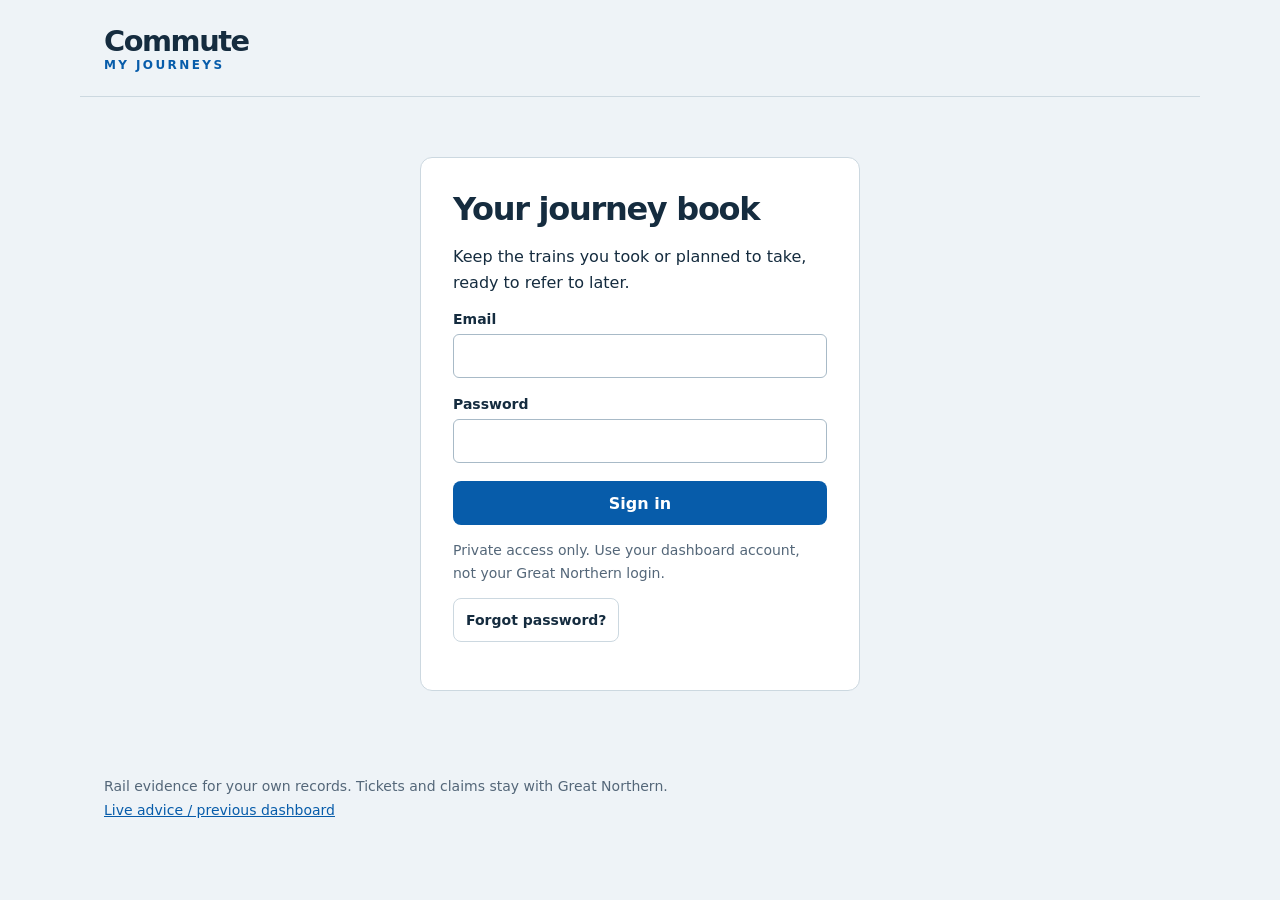
<file: index.html>
<!doctype html>
<html lang="en-GB">
<head>
  <meta charset="utf-8"><meta name="viewport" content="width=device-width,initial-scale=1">
  <meta name="description" content="Your private train archive and saved journey evidence.">
  <meta name="referrer" content="no-referrer">
  <meta http-equiv="Content-Security-Policy" content="default-src 'self'; script-src 'self'; style-src 'self'; connect-src 'self' https://fkmcehkiliowkxkfursd.supabase.co; img-src 'self' data:; object-src 'none'; base-uri 'none'; form-action 'self'">
  <title>Commute · Live advice &amp; journeys</title><link rel="stylesheet" href="./style.css">
</head>
<body>
  <a class="skip" href="#main">Skip to journeys</a>
  <header><a class="brand" href="./">Commute<span>MY JOURNEYS</span></a><div id="account"></div></header>
  <main id="main"><p role="status">Opening your journey book…</p></main>
  <div id="message" role="status" aria-live="polite"></div>
  <dialog id="detail" aria-labelledby="detail-title"></dialog>
  <noscript>This dashboard needs JavaScript to sign in and load your private journeys.</noscript>
  <footer>Rail evidence for your own records. Tickets and claims stay with Great Northern. <a href="./legacy.html">Live advice / previous dashboard</a></footer>
  <script type="module" src="./app.js"></script>
</body>
</html>
</file>
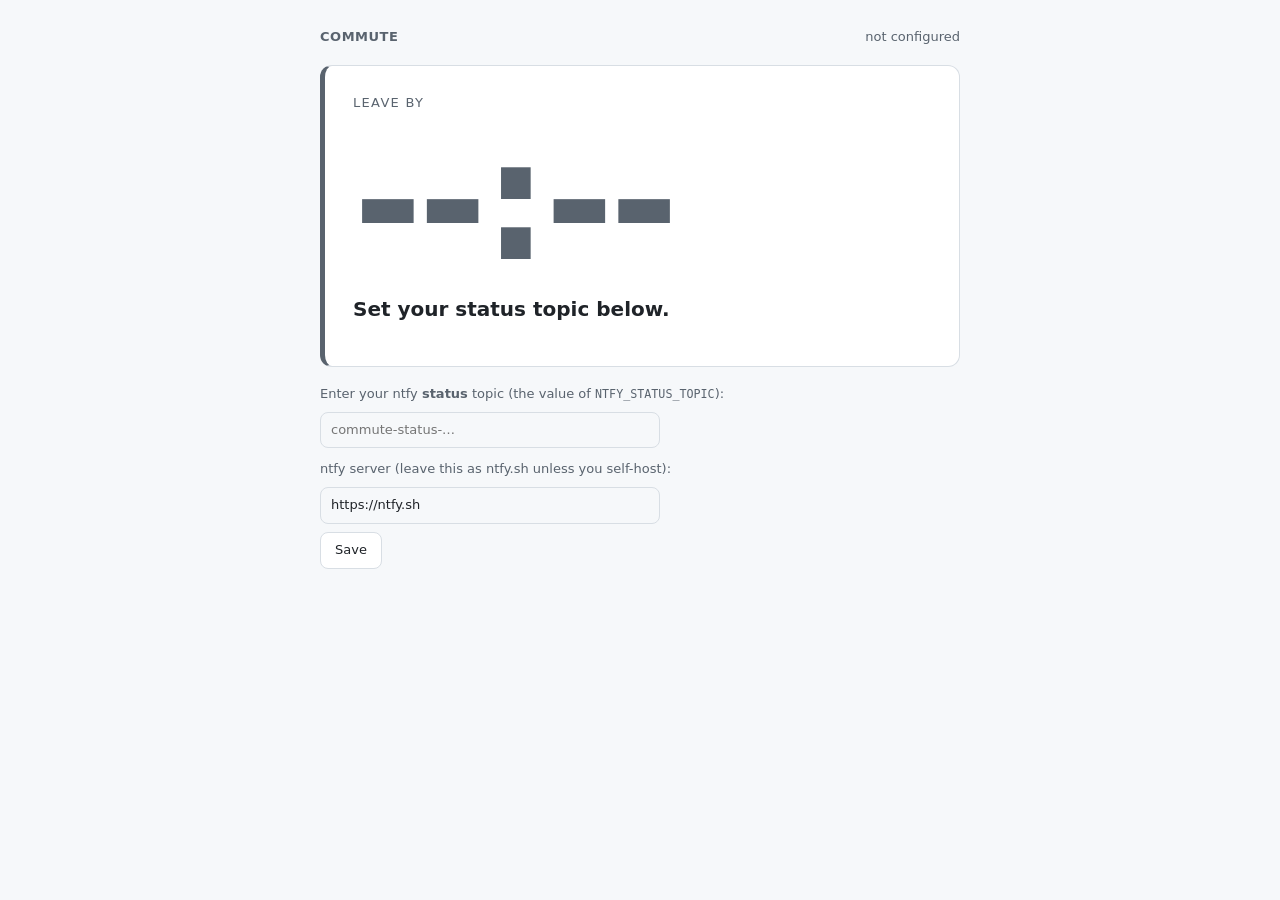
<file: legacy.html>
<!doctype html>
<html lang="en">
<head>
<meta charset="utf-8">
<meta name="viewport" content="width=device-width, initial-scale=1, viewport-fit=cover">
<meta name="color-scheme" content="dark light">
<title>Commute</title>
<style>
  :root {
    --bg: #0d1117; --panel: #161b22; --line: #272e37;
    --fg: #e6edf3; --dim: #8b949e;
    --ok: #3fb950; --warn: #d29922; --alert: #f85149; --pending: #6e7681;
    --accent: var(--dim);
  }
  @media (prefers-color-scheme: light) {
    :root {
      --bg: #f6f8fa; --panel: #fff; --line: #d8dee4;
      --fg: #1f2328; --dim: #59636e;
      --ok: #1a7f37; --warn: #9a6700; --alert: #cf222e; --pending: #848d97;
    }
  }
  * { box-sizing: border-box; margin: 0; padding: 0; }
  html, body { min-height: 100%; }
  body {
    background: var(--bg); color: var(--fg);
    font: 400 16px/1.45 ui-sans-serif, system-ui, -apple-system, "Segoe UI", Roboto, sans-serif;
    padding: clamp(12px, 3vw, 28px);
    display: flex; justify-content: center;
  }
  .wrap { width: 100%; max-width: 640px; }

  header { display: flex; justify-content: space-between; align-items: baseline;
           gap: 12px; margin-bottom: clamp(10px, 2vw, 18px); flex-wrap: wrap; }
  .leg { font-weight: 600; letter-spacing: .04em; text-transform: uppercase;
         font-size: clamp(11px, 2.2vw, 13px); color: var(--dim); }
  .age { font-size: clamp(11px, 2.2vw, 13px); color: var(--dim); font-variant-numeric: tabular-nums; }
  .age.stale { color: var(--warn); }

  .card { background: var(--panel); border: 1px solid var(--line);
          border-left: 5px solid var(--accent); border-radius: 12px;
          padding: clamp(16px, 4vw, 28px); }
  /* Neutral, deliberately not green: nothing has been checked yet, so showing "all clear"
     would be false reassurance. */
  .card[data-state="pending"] { --accent: var(--pending); }
  .card[data-state="ok"]    { --accent: var(--ok); }
  .card[data-state="warn"]  { --accent: var(--warn); }
  .card[data-state="alert"] { --accent: var(--alert); }

  .label { font-size: clamp(11px, 2.2vw, 13px); letter-spacing: .1em;
           text-transform: uppercase; color: var(--dim); }
  /* Scales with height as well as width so a small landscape panel still fits everything.
     The caps are deliberately generous: on a dedicated 5" display the constraint is how
     large the digits are in millimetres, not pixels, and a higher-resolution panel of the
     same physical size makes every CSS pixel smaller. Filling the available height is what
     keeps it readable from across a room. */
  .time { font-size: min(clamp(56px, 19vw, 168px), 26vh); line-height: 1; font-weight: 700;
          letter-spacing: -.03em; font-variant-numeric: tabular-nums;
          color: var(--accent); margin: 4px 0 2px; }
  .headline { font-size: clamp(15px, 3.4vw, 20px); font-weight: 600; margin-top: 10px; }
  .delta { font-size: clamp(13px, 2.8vw, 15px); color: var(--dim); margin-top: 4px; }

  .train { margin-top: clamp(14px, 3vw, 20px); padding-top: clamp(14px, 3vw, 20px);
           border-top: 1px solid var(--line);
           font-size: clamp(14px, 3vw, 17px); font-variant-numeric: tabular-nums; }
  .train .muted { color: var(--dim); }
  .struck { text-decoration: line-through; color: var(--dim); }

  ul.reasons { margin-top: 12px; padding-left: 18px; font-size: clamp(13px, 2.8vw, 15px);
               color: var(--dim); }
  ul.reasons li { margin-top: 5px; }

  .chips { display: flex; flex-wrap: wrap; gap: 8px; margin-top: 14px; }
  .chip { font-size: clamp(11px, 2.4vw, 13px); padding: 3px 10px; border-radius: 999px;
          border: 1px solid var(--line); color: var(--dim); }
  .chip.bad { border-color: var(--alert); color: var(--alert); }

  .history { margin-top: 18px; }
  .history h2 { font-size: 14px; letter-spacing: .08em; text-transform: uppercase;
                color: var(--dim); margin-bottom: 8px; }
  .service { display: grid; grid-template-columns: 82px minmax(112px, 1fr) 92px;
             gap: 8px 12px; align-items: center; padding: 10px 2px;
             border-top: 1px solid var(--line); font-size: 14px;
             font-variant-numeric: tabular-nums; }
  .service-route { color: var(--dim); }
  .service-times strong { display: block; }
  .service-times small { color: var(--dim); }
  .service-result { text-align: right; font-weight: 600; }
  .service-result.cancelled, .service-result.delayed { color: var(--alert); }
  .service-result.pending { color: var(--warn); }
  .service-result small { display: block; color: var(--dim); font-weight: 400; }

  /* Landscape ticker / small kiosk panel: keep everything on one screen, no scrolling. */
  @media (max-height: 560px) {
    body { padding: 10px 14px; }
    .wrap { max-width: 900px; }
    .card { padding: 12px 18px; border-radius: 10px; }
    .headline { margin-top: 6px; }
    .train { margin-top: 10px; padding-top: 10px; }
    ul.reasons { margin-top: 6px; }
    ul.reasons li { margin-top: 2px; }
    .chips { margin-top: 8px; }
  }

  /* Genuinely tiny panels (3.5" TFT and similar): keep it glanceable. The leave-by time
     and the train are what you look at from across a room; the detail is on your phone. */
  @media (max-height: 400px) {
    ul.reasons, .chips { display: none; }
    .headline { font-size: 15px; }
  }

  @media (max-width: 420px) {
    .service { grid-template-columns: 72px minmax(100px, 1fr) 82px; gap: 6px; font-size: 13px; }
  }

  .setup { margin-top: 18px; font-size: 13px; color: var(--dim); }
  .setup p:not(:first-child) { margin-top: 12px; }
  .setup input { font: inherit; padding: 8px 10px; border-radius: 8px; width: 100%;
                 max-width: 340px; background: var(--bg); color: var(--fg);
                 border: 1px solid var(--line); margin-top: 8px; }
  button { font: inherit; padding: 8px 14px; border-radius: 8px; cursor: pointer;
           background: var(--panel); color: var(--fg); border: 1px solid var(--line);
           margin-top: 8px; }
  code { font-family: ui-monospace, SFMono-Regular, Menlo, monospace; font-size: .9em; }
</style>
</head>
<body>
<div class="wrap">
  <header>
    <span class="leg" id="leg">Commute</span>
    <span class="age" id="age">connecting…</span>
  </header>

  <div class="card" id="card" data-state="">
    <div class="label" id="label">Leave by</div>
    <div class="time" id="time">--:--</div>
    <div class="headline" id="headline">Waiting for the first update…</div>
    <div class="delta" id="delta"></div>
    <div class="train" id="train" hidden></div>
    <ul class="reasons" id="reasons"></ul>
    <div class="chips" id="chips"></div>
  </div>

  <section class="history" id="history" hidden>
    <h2>Train history · travel windows</h2>
    <div id="services"></div>
  </section>

  <div class="setup" id="setup" hidden>
    <p>Enter your ntfy <strong>status</strong> topic (the value of <code>NTFY_STATUS_TOPIC</code>):</p>
    <input id="topicInput" placeholder="commute-status-…" autocapitalize="off" spellcheck="false">
    <p>ntfy server (leave this as ntfy.sh unless you self-host):</p>
    <input id="baseInput" value="https://ntfy.sh" autocapitalize="off" spellcheck="false">
    <br><button id="save">Save</button>
  </div>
</div>

<script>
// Reads the status feed the tracker publishes to ntfy. No server, no build step, no auth —
// the same endpoint an ESP32 or e-ink panel can poll. The schema is versioned in
// commute/model.py; anything built against it keeps working.
(function () {
  const POLL_MS = 30000;
  const STALE_MS = 20 * 60 * 1000;
  const DEFAULT_BASE = "https://ntfy.sh";
  const $ = (id) => document.getElementById(id);
  const escapeHtml = (value) => String(value ?? "").replace(
    /[&<>"']/g,
    (c) => ({ "&": "&amp;", "<": "&lt;", ">": "&gt;", '"': "&quot;", "'": "&#39;" }[c])
  );

  function validBase(value) {
    try {
      const parsed = new URL(value);
      return ["http:", "https:"].includes(parsed.protocol)
        ? parsed.href.replace(/\/$/, "") : "";
    } catch (_) { return ""; }
  }

  function topic() {
    const fromHash = new URLSearchParams(location.hash.slice(1)).get("topic");
    if (fromHash) localStorage.setItem("commuteTopic", fromHash);
    return fromHash || localStorage.getItem("commuteTopic") || "";
  }

  function baseUrl() {
    const fromHash = new URLSearchParams(location.hash.slice(1)).get("base");
    const checkedHash = fromHash ? validBase(fromHash) : "";
    if (checkedHash) localStorage.setItem("commuteBase", checkedHash);
    return checkedHash || validBase(localStorage.getItem("commuteBase")) || DEFAULT_BASE;
  }

  $("save").onclick = () => {
    const value = $("topicInput").value.trim();
    const base = validBase($("baseInput").value.trim());
    if (value && base) {
      localStorage.setItem("commuteTopic", value);
      localStorage.setItem("commuteBase", base);
      location.hash = "";
      refresh();
    }
  };
  $("baseInput").value = baseUrl();

  function ago(iso) {
    const seconds = Math.max(0, (Date.now() - new Date(iso)) / 1000);
    if (seconds < 90) return "just now";
    const minutes = Math.round(seconds / 60);
    if (minutes < 60) return minutes + " min ago";
    return Math.round(minutes / 60) + "h ago";
  }

  function render(s) {
    $("leg").textContent = s.leg + (s.day_variant && s.day_variant !== "default"
      ? ` · ${s.day_variant} (early)` : "");

    // History is expected to sit unchanged between commute days; the Friday-to-Tuesday
    // gap is legitimate, not a broken monitor.
    const staleAfter = s.phase === "history" ? 4 * 24 * 60 * 60 * 1000 : STALE_MS;
    const stale = Date.now() - new Date(s.generated_at) > staleAfter;
    $("age").textContent = (stale ? "stale · " : "") + ago(s.generated_at);
    $("age").classList.toggle("stale", stale);

    $("card").dataset.state = s.state;
    const t = s.train;
    // En route there is no leave-by left to show — the train you are heading for is the
    // number worth reading from across a room.
    if (s.phase === "history") {
      const today = (s.service_history || []).filter((item) => item.date === s.generated_at.slice(0, 10));
      $("time").textContent = String(today.length);
      $("label").textContent = "Services in this travel window";
    } else if (s.phase === "enroute") {
      $("time").textContent = t ? (t.estimated || t.scheduled) : "--:--";
      $("label").textContent = t ? "Your train" : "En route";
    } else {
      $("time").textContent = s.leave_by || "--:--";
      $("label").textContent = s.leave_by ? "Leave by" : "No leave-by time";
    }
    $("headline").textContent = s.headline;

    const delta = s.minutes_earlier;
    $("delta").textContent = !s.leave_by ? ""
      : delta > 0 ? `${delta} min earlier than your usual ${s.baseline_leave_by}`
      : delta < 0 ? `${-delta} min later than your usual ${s.baseline_leave_by}`
      : `Same as usual`;
    if (t) {
      const parts = [];
      const late = t.estimated && t.estimated !== t.scheduled;
      parts.push(t.cancelled
        ? `<span class="struck">${escapeHtml(t.scheduled)}</span> <span class="muted">cancelled</span>`
        : late ? `<span class="struck">${escapeHtml(t.scheduled)}</span> ${escapeHtml(t.estimated)}`
          : `<strong>${escapeHtml(t.scheduled)}</strong>`);
      parts.push(`<span class="muted">${escapeHtml(s.origin)} → ${escapeHtml(s.destination)}</span>`);
      if (t.arrives) parts.push(`<span class="muted">arr</span> ${escapeHtml(t.arrives)}`);
      if (t.platform) parts.push(`<span class="muted">plat</span> ${escapeHtml(t.platform)}`);
      $("train").innerHTML = parts.join(" &nbsp;·&nbsp; ");
      $("train").hidden = false;
    } else {
      $("train").hidden = true;
    }

    $("reasons").innerHTML = (s.reasons || [])
      .map((r) => `<li>${escapeHtml(r)}</li>`)
      .join("");

    $("chips").innerHTML = (s.tube || [])
      .map((t) => `<span class="chip${t.penalty_minutes > 0 ? " bad" : ""}">${escapeHtml(t.line)}: ${escapeHtml(t.description)}</span>`)
      .join("");

    renderHistory(s.service_history || []);
  }

  function renderHistory(records) {
    $("history").hidden = records.length === 0;
    $("services").innerHTML = records.slice(0, 50).map((item) => {
      const arrival = item.actual_arrival || item.estimated_arrival || "--:--";
      const arrivalKind = item.actual_arrival ? "actual" : item.estimated_arrival ? "forecast" : "awaiting";
      let result = "on time";
      if (item.status === "cancelled") result = "cancelled";
      else if (item.status === "pending") result = "pending";
      else if (item.delay_minutes > 0) result = `+${escapeHtml(item.delay_minutes)} min`;
      const provisional = item.provisional && item.status !== "pending" ? "forecast" : "";
      return `<div class="service">
        <div><strong>${escapeHtml(item.date.slice(5))}</strong><div class="service-route">${escapeHtml(item.origin)}→${escapeHtml(item.destination)}</div></div>
        <div class="service-times"><strong>${escapeHtml(item.scheduled_departure)} → ${escapeHtml(arrival)}</strong><small>scheduled departure · ${escapeHtml(arrivalKind)} arrival</small></div>
        <div class="service-result ${escapeHtml(item.status)}">${result}<small>${escapeHtml(provisional)}</small></div>
      </div>`;
    }).join("");
  }

  async function refresh() {
    const name = topic();
    $("setup").hidden = !!name;
    if (!name) { $("age").textContent = "not configured"; $("headline").textContent = "Set your status topic below."; return; }

    try {
      const res = await fetch(`${baseUrl()}/${encodeURIComponent(name)}/json?poll=1&since=latest`);
      if (!res.ok) throw new Error("HTTP " + res.status);
      const lines = (await res.text()).trim().split("\n").filter(Boolean);
      // ntfy returns oldest-first; the last message with a parseable body is current.
      for (let i = lines.length - 1; i >= 0; i--) {
        try {
          const body = JSON.parse(lines[i]).message;
          const status = JSON.parse(body);
          if (status && status.schema) { render(status); return; }
        } catch (_) { /* not a status payload — keep looking */ }
      }
      $("age").textContent = "no data yet";
      $("headline").textContent = "No cached status update is available.";
    } catch (err) {
      $("age").textContent = "offline";
      $("age").classList.add("stale");
    }
  }

  refresh();
  setInterval(refresh, POLL_MS);
  addEventListener("hashchange", refresh);
  addEventListener("visibilitychange", () => { if (!document.hidden) refresh(); });
})();
</script>
</body>
</html>
</file>
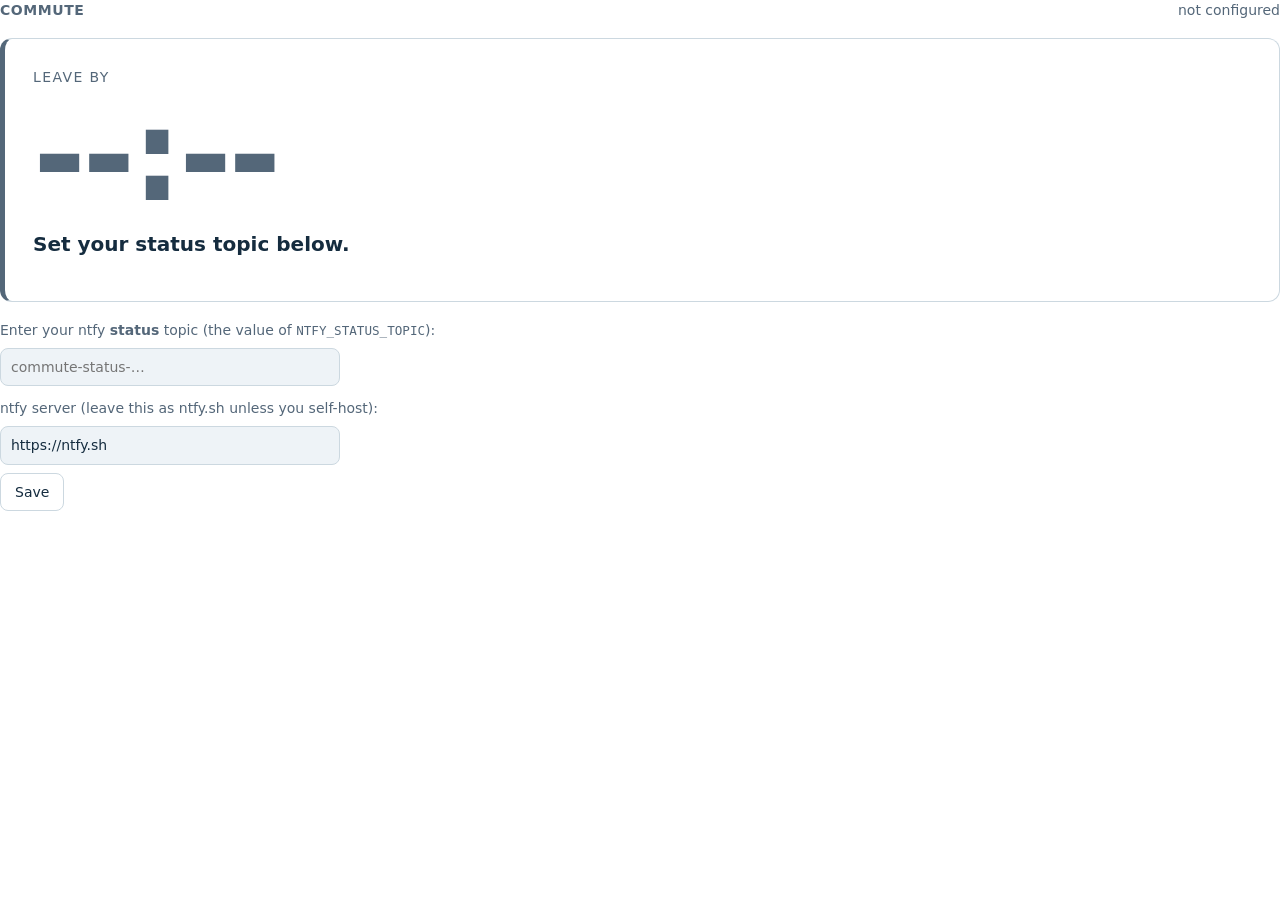
<file: live-advice.html>
<!doctype html>
<html lang="en">
<head>
<meta charset="utf-8">
<meta name="viewport" content="width=device-width, initial-scale=1, viewport-fit=cover">
<meta name="color-scheme" content="dark light">
<title>Live commute advice</title>
<style>
  :root {
    --bg: #0d1117; --panel: #161b22; --line: #272e37;
    --fg: #e6edf3; --dim: #8b949e;
    --ok: #3fb950; --warn: #d29922; --alert: #f85149; --pending: #6e7681;
    --accent: var(--dim);
  }
  @media (prefers-color-scheme: light) {
    :root {
      --bg: #f6f8fa; --panel: #fff; --line: #d8dee4;
      --fg: #1f2328; --dim: #59636e;
      --ok: #1a7f37; --warn: #9a6700; --alert: #cf222e; --pending: #848d97;
    }
  }
  * { box-sizing: border-box; margin: 0; padding: 0; }
  html, body { min-height: 100%; }
  body {
    background: var(--bg); color: var(--fg);
    font: 400 16px/1.45 ui-sans-serif, system-ui, -apple-system, "Segoe UI", Roboto, sans-serif;
    padding: clamp(12px, 3vw, 28px);
    display: flex; justify-content: center;
  }
  .wrap { width: 100%; max-width: 640px; }

  header { display: flex; justify-content: space-between; align-items: baseline;
           gap: 12px; margin-bottom: clamp(10px, 2vw, 18px); flex-wrap: wrap; }
  .leg { font-weight: 600; letter-spacing: .04em; text-transform: uppercase;
         font-size: clamp(11px, 2.2vw, 13px); color: var(--dim); }
  .age { font-size: clamp(11px, 2.2vw, 13px); color: var(--dim); font-variant-numeric: tabular-nums; }
  .age.stale { color: var(--warn); }

  .card { background: var(--panel); border: 1px solid var(--line);
          border-left: 5px solid var(--accent); border-radius: 12px;
          padding: clamp(16px, 4vw, 28px); }
  /* Neutral, deliberately not green: nothing has been checked yet, so showing "all clear"
     would be false reassurance. */
  .card[data-state="pending"] { --accent: var(--pending); }
  .card[data-state="ok"]    { --accent: var(--ok); }
  .card[data-state="warn"]  { --accent: var(--warn); }
  .card[data-state="alert"] { --accent: var(--alert); }

  .label { font-size: clamp(11px, 2.2vw, 13px); letter-spacing: .1em;
           text-transform: uppercase; color: var(--dim); }
  /* Scales with height as well as width so a small landscape panel still fits everything.
     The caps are deliberately generous: on a dedicated 5" display the constraint is how
     large the digits are in millimetres, not pixels, and a higher-resolution panel of the
     same physical size makes every CSS pixel smaller. Filling the available height is what
     keeps it readable from across a room. */
  .time { font-size: min(clamp(56px, 19vw, 168px), 26vh); line-height: 1; font-weight: 700;
          letter-spacing: -.03em; font-variant-numeric: tabular-nums;
          color: var(--accent); margin: 4px 0 2px; }
  .headline { font-size: clamp(15px, 3.4vw, 20px); font-weight: 600; margin-top: 10px; }
  .delta { font-size: clamp(13px, 2.8vw, 15px); color: var(--dim); margin-top: 4px; }

  .train { margin-top: clamp(14px, 3vw, 20px); padding-top: clamp(14px, 3vw, 20px);
           border-top: 1px solid var(--line);
           font-size: clamp(14px, 3vw, 17px); font-variant-numeric: tabular-nums; }
  .train .muted { color: var(--dim); }
  .struck { text-decoration: line-through; color: var(--dim); }

  ul.reasons { margin-top: 12px; padding-left: 18px; font-size: clamp(13px, 2.8vw, 15px);
               color: var(--dim); }
  ul.reasons li { margin-top: 5px; }

  .chips { display: flex; flex-wrap: wrap; gap: 8px; margin-top: 14px; }
  .chip { font-size: clamp(11px, 2.4vw, 13px); padding: 3px 10px; border-radius: 999px;
          border: 1px solid var(--line); color: var(--dim); }
  .chip.bad { border-color: var(--alert); color: var(--alert); }

  .history { margin-top: 18px; }
  .history h2 { font-size: 14px; letter-spacing: .08em; text-transform: uppercase;
                color: var(--dim); margin-bottom: 8px; }
  .service { display: grid; grid-template-columns: 82px minmax(112px, 1fr) 92px;
             gap: 8px 12px; align-items: center; padding: 10px 2px;
             border-top: 1px solid var(--line); font-size: 14px;
             font-variant-numeric: tabular-nums; }
  .service-route { color: var(--dim); }
  .service-times strong { display: block; }
  .service-times small { color: var(--dim); }
  .service-result { text-align: right; font-weight: 600; }
  .service-result.cancelled, .service-result.delayed { color: var(--alert); }
  .service-result.pending { color: var(--warn); }
  .service-result small { display: block; color: var(--dim); font-weight: 400; }

  /* Landscape ticker / small kiosk panel: keep everything on one screen, no scrolling. */
  @media (max-height: 560px) {
    body { padding: 10px 14px; }
    .wrap { max-width: 900px; }
    .card { padding: 12px 18px; border-radius: 10px; }
    .headline { margin-top: 6px; }
    .train { margin-top: 10px; padding-top: 10px; }
    ul.reasons { margin-top: 6px; }
    ul.reasons li { margin-top: 2px; }
    .chips { margin-top: 8px; }
  }

  /* Genuinely tiny panels (3.5" TFT and similar): keep it glanceable. The leave-by time
     and the train are what you look at from across a room; the detail is on your phone. */
  @media (max-height: 400px) {
    ul.reasons, .chips { display: none; }
    .headline { font-size: 15px; }
  }

  @media (max-width: 420px) {
    .service { grid-template-columns: 72px minmax(100px, 1fr) 82px; gap: 6px; font-size: 13px; }
  }

  .setup { margin-top: 18px; font-size: 13px; color: var(--dim); }
  .setup p:not(:first-child) { margin-top: 12px; }
  .setup input { font: inherit; padding: 8px 10px; border-radius: 8px; width: 100%;
                 max-width: 340px; background: var(--bg); color: var(--fg);
                 border: 1px solid var(--line); margin-top: 8px; }
  button { font: inherit; padding: 8px 14px; border-radius: 8px; cursor: pointer;
           background: var(--panel); color: var(--fg); border: 1px solid var(--line);
           margin-top: 8px; }
  code { font-family: ui-monospace, SFMono-Regular, Menlo, monospace; font-size: .9em; }

  :root { color-scheme: light; --bg: #eef3f7; --panel: #fff; --line: #ccd8e0;
          --fg: #152c3f; --dim: #546779; --ok: #17643e; --warn: #7d4b00; --alert: #a21d39; }
  html, body { min-height: 0; }
  body { padding: 0; display: block; background: transparent; }
  .wrap { max-width: none; }
  .history { display: none !important; }
  .time { font-size: clamp(56px, 12vw, 128px); }
  .leg, .age, .label, .chip, .setup { font-size: 14px; }
  @media (max-height: 400px) { ul.reasons, .chips { display: block; } .chips { display: flex; } }
</style>
</head>
<body>
<div class="wrap">
  <header>
    <span class="leg" id="leg">Commute</span>
    <span class="age" id="age">connecting…</span>
  </header>

  <div class="card" id="card" data-state="">
    <div class="label" id="label">Leave by</div>
    <div class="time" id="time">--:--</div>
    <div class="headline" id="headline">Waiting for the first update…</div>
    <div class="delta" id="delta"></div>
    <div class="train" id="train" hidden></div>
    <ul class="reasons" id="reasons"></ul>
    <div class="chips" id="chips"></div>
  </div>

  <section class="history" id="history" hidden>
    <h2>Train history · travel windows</h2>
    <div id="services"></div>
  </section>

  <div class="setup" id="setup" hidden>
    <p>Enter your ntfy <strong>status</strong> topic (the value of <code>NTFY_STATUS_TOPIC</code>):</p>
    <input id="topicInput" placeholder="commute-status-…" autocapitalize="off" spellcheck="false">
    <p>ntfy server (leave this as ntfy.sh unless you self-host):</p>
    <input id="baseInput" value="https://ntfy.sh" autocapitalize="off" spellcheck="false">
    <br><button id="save">Save</button>
  </div>
</div>

<script>
// Reads the status feed the tracker publishes to ntfy. No server, no build step, no auth —
// the same endpoint an ESP32 or e-ink panel can poll. The schema is versioned in
// commute/model.py; anything built against it keeps working.
(function () {
  const POLL_MS = 30000;
  const STALE_MS = 20 * 60 * 1000;
  const DEFAULT_BASE = "https://ntfy.sh";
  const $ = (id) => document.getElementById(id);
  const escapeHtml = (value) => String(value ?? "").replace(
    /[&<>"']/g,
    (c) => ({ "&": "&amp;", "<": "&lt;", ">": "&gt;", '"': "&quot;", "'": "&#39;" }[c])
  );

  function validBase(value) {
    try {
      const parsed = new URL(value);
      return ["http:", "https:"].includes(parsed.protocol)
        ? parsed.href.replace(/\/$/, "") : "";
    } catch (_) { return ""; }
  }

  function topic() {
    const fromHash = new URLSearchParams(location.hash.slice(1)).get("topic");
    if (fromHash) localStorage.setItem("commuteTopic", fromHash);
    return fromHash || localStorage.getItem("commuteTopic") || "";
  }

  function baseUrl() {
    const fromHash = new URLSearchParams(location.hash.slice(1)).get("base");
    const checkedHash = fromHash ? validBase(fromHash) : "";
    if (checkedHash) localStorage.setItem("commuteBase", checkedHash);
    return checkedHash || validBase(localStorage.getItem("commuteBase")) || DEFAULT_BASE;
  }

  $("save").onclick = () => {
    const value = $("topicInput").value.trim();
    const base = validBase($("baseInput").value.trim());
    if (value && base) {
      localStorage.setItem("commuteTopic", value);
      localStorage.setItem("commuteBase", base);
      location.hash = "";
      refresh();
    }
  };
  $("baseInput").value = baseUrl();

  function ago(iso) {
    const seconds = Math.max(0, (Date.now() - new Date(iso)) / 1000);
    if (seconds < 90) return "just now";
    const minutes = Math.round(seconds / 60);
    if (minutes < 60) return minutes + " min ago";
    return Math.round(minutes / 60) + "h ago";
  }

  function render(s) {
    $("leg").textContent = s.leg + (s.day_variant && s.day_variant !== "default"
      ? ` · ${s.day_variant} (early)` : "");

    // History is expected to sit unchanged between commute days; the Friday-to-Tuesday
    // gap is legitimate, not a broken monitor.
    const staleAfter = s.phase === "history" ? 4 * 24 * 60 * 60 * 1000 : STALE_MS;
    const stale = Date.now() - new Date(s.generated_at) > staleAfter;
    $("age").textContent = (stale ? "stale · " : "") + ago(s.generated_at);
    $("age").classList.toggle("stale", stale);

    $("card").dataset.state = s.state;
    const t = s.train;
    // En route there is no leave-by left to show — the train you are heading for is the
    // number worth reading from across a room.
    if (s.phase === "history") {
      const today = (s.service_history || []).filter((item) => item.date === s.generated_at.slice(0, 10));
      $("time").textContent = String(today.length);
      $("label").textContent = "Services in this travel window";
    } else if (s.phase === "enroute") {
      $("time").textContent = t ? (t.estimated || t.scheduled) : "--:--";
      $("label").textContent = t ? "Your train" : "En route";
    } else {
      $("time").textContent = s.leave_by || "--:--";
      $("label").textContent = s.leave_by ? "Leave by" : "No leave-by time";
    }
    $("headline").textContent = s.headline;

    const delta = s.minutes_earlier;
    $("delta").textContent = !s.leave_by ? ""
      : delta > 0 ? `${delta} min earlier than your usual ${s.baseline_leave_by}`
      : delta < 0 ? `${-delta} min later than your usual ${s.baseline_leave_by}`
      : `Same as usual`;
    if (t) {
      const parts = [];
      const late = t.estimated && t.estimated !== t.scheduled;
      parts.push(t.cancelled
        ? `<span class="struck">${escapeHtml(t.scheduled)}</span> <span class="muted">cancelled</span>`
        : late ? `<span class="struck">${escapeHtml(t.scheduled)}</span> ${escapeHtml(t.estimated)}`
          : `<strong>${escapeHtml(t.scheduled)}</strong>`);
      parts.push(`<span class="muted">${escapeHtml(s.origin)} → ${escapeHtml(s.destination)}</span>`);
      if (t.arrives) parts.push(`<span class="muted">arr</span> ${escapeHtml(t.arrives)}`);
      if (t.platform) parts.push(`<span class="muted">plat</span> ${escapeHtml(t.platform)}`);
      $("train").innerHTML = parts.join(" &nbsp;·&nbsp; ");
      $("train").hidden = false;
    } else {
      $("train").hidden = true;
    }

    $("reasons").innerHTML = (s.reasons || [])
      .map((r) => `<li>${escapeHtml(r)}</li>`)
      .join("");

    $("chips").innerHTML = (s.tube || [])
      .map((t) => `<span class="chip${t.penalty_minutes > 0 ? " bad" : ""}">${escapeHtml(t.line)}: ${escapeHtml(t.description)}</span>`)
      .join("");

    renderHistory(s.service_history || []);
  }

  function renderHistory(records) {
    $("history").hidden = records.length === 0;
    $("services").innerHTML = records.slice(0, 50).map((item) => {
      const arrival = item.actual_arrival || item.estimated_arrival || "--:--";
      const arrivalKind = item.actual_arrival ? "actual" : item.estimated_arrival ? "forecast" : "awaiting";
      let result = "on time";
      if (item.status === "cancelled") result = "cancelled";
      else if (item.status === "pending") result = "pending";
      else if (item.delay_minutes > 0) result = `+${escapeHtml(item.delay_minutes)} min`;
      const provisional = item.provisional && item.status !== "pending" ? "forecast" : "";
      return `<div class="service">
        <div><strong>${escapeHtml(item.date.slice(5))}</strong><div class="service-route">${escapeHtml(item.origin)}→${escapeHtml(item.destination)}</div></div>
        <div class="service-times"><strong>${escapeHtml(item.scheduled_departure)} → ${escapeHtml(arrival)}</strong><small>scheduled departure · ${escapeHtml(arrivalKind)} arrival</small></div>
        <div class="service-result ${escapeHtml(item.status)}">${result}<small>${escapeHtml(provisional)}</small></div>
      </div>`;
    }).join("");
  }

  async function refresh() {
    const name = topic();
    $("setup").hidden = !!name;
    if (!name) { $("age").textContent = "not configured"; $("headline").textContent = "Set your status topic below."; return; }

    try {
      const res = await fetch(`${baseUrl()}/${encodeURIComponent(name)}/json?poll=1&since=latest`);
      if (!res.ok) throw new Error("HTTP " + res.status);
      const lines = (await res.text()).trim().split("\n").filter(Boolean);
      // ntfy returns oldest-first; the last message with a parseable body is current.
      for (let i = lines.length - 1; i >= 0; i--) {
        try {
          const body = JSON.parse(lines[i]).message;
          const status = JSON.parse(body);
          if (status && status.schema) { render(status); return; }
        } catch (_) { /* not a status payload — keep looking */ }
      }
      $("age").textContent = "no data yet";
      $("headline").textContent = "No cached status update is available.";
    } catch (err) {
      $("age").textContent = "offline";
      $("age").classList.add("stale");
    }
  }

  refresh();
  setInterval(refresh, POLL_MS);
  addEventListener("hashchange", refresh);
  addEventListener("visibilitychange", () => { if (!document.hidden) refresh(); });
})();
</script>
</body>
</html>
</file>
<file: style.css>
:root{color-scheme:light;--ink:#152c3f;--muted:#546779;--line:#ccd8e0;--blue:#075caa;--paper:#fff;--wash:#eef3f7;--warn:#7d4b00;--bad:#a21d39;--good:#17643e;font-family:Inter,ui-sans-serif,system-ui,-apple-system,BlinkMacSystemFont,"Segoe UI",sans-serif;font-size:16px;background:var(--wash);color:var(--ink)}*{box-sizing:border-box}body{margin:0}header,main,footer{max-width:1120px;margin:auto;padding:24px}header{display:flex;justify-content:space-between;align-items:center;gap:16px;border-bottom:1px solid var(--line)}.brand{font-size:1.8rem;letter-spacing:-.05em;font-weight:800;color:var(--ink);text-decoration:none}.brand span{display:block;font-size:.75rem;letter-spacing:.2em;color:var(--blue)}#account{display:flex;gap:12px;align-items:center;font-size:.875rem}h1{font-size:2rem;letter-spacing:-.04em;margin:0 0 12px}h2{font-size:1.35rem;margin:0 0 16px}h3{font-size:1rem;margin:0 0 8px}p{line-height:1.6}button,input,select,textarea{font:inherit}button,.button{display:inline-flex;justify-content:center;align-items:center;gap:6px;min-height:44px;background:var(--blue);color:white;border:1px solid transparent;border-radius:8px;padding:10px 16px;font-weight:600;text-decoration:none;cursor:pointer}button:hover,.button:hover{filter:brightness(.93)}button:disabled{opacity:.55;cursor:wait}.secondary{background:white;color:var(--ink);border-color:var(--line)}.danger{color:var(--bad);background:white;border-color:var(--line)}.small{font-size:.875rem;padding:8px 12px}input,select,textarea{min-height:44px;border:1px solid #a8bac7;border-radius:6px;padding:10px 12px;background:white;color:var(--ink);max-width:100%}textarea{resize:vertical;min-height:110px}label{display:flex;flex-direction:column;gap:7px;font-size:.875rem;font-weight:600}label.check{flex-direction:row;align-items:center;gap:8px}input[type=checkbox]{min-height:24px;width:20px}a{color:var(--blue)}:focus-visible{outline:3px solid #dc9000;outline-offset:3px}.skip{position:absolute;top:-100px;background:white;padding:12px}.skip:focus{top:0}.signin{max-width:440px;background:var(--paper);padding:32px;border:1px solid var(--line);border-radius:12px;margin:36px auto}.signin form,.form-grid{display:grid;gap:18px}.muted{color:var(--muted);font-size:.875rem}.tabs{display:flex;gap:8px;flex-wrap:wrap;margin-bottom:24px}.tabs button{background:transparent;color:var(--muted);border:1px solid var(--line)}.tabs button[aria-pressed=true]{background:var(--ink);color:white;border-color:var(--ink)}.toolbar{display:flex;flex-wrap:wrap;align-items:end;gap:16px;background:white;border:1px solid var(--line);border-radius:12px;padding:18px;margin-bottom:16px}.toolbar .grow{flex:1;min-width:180px}.section-heading{display:flex;align-items:center;justify-content:space-between;gap:16px;margin:24px 0 16px}.section-heading h2{margin:0}.train-list{display:grid;gap:12px}.train{display:grid;grid-template-columns:1fr auto;gap:16px;background:white;border:1px solid var(--line);border-left:4px solid #83a6c3;border-radius:10px;padding:20px}.train.cancelled{border-left-color:var(--bad)}.train.delayed{border-left-color:#b57400}.times{font-size:1.45rem;font-weight:700;font-variant-numeric:tabular-nums;letter-spacing:-.02em;margin-right:12px}.times small{font-size:.875rem;font-weight:400;color:var(--muted)}.badge{display:inline-block;font-size:.875rem;padding:5px 9px;border-radius:5px;font-weight:600;background:#e8eef3;color:var(--muted)}.badge.bad{background:#ffeaee;color:var(--bad)}.badge.warn{background:#fff0d2;color:var(--warn)}.badge.good{background:#e1f2e8;color:var(--good)}.train p{margin:8px 0}.actions{display:flex;gap:8px;flex-wrap:wrap;align-content:center;align-items:center}.train .actions{justify-content:end;max-width:380px}.empty{padding:36px;background:white;border:1px dashed #a8bac7;border-radius:10px;text-align:center}.notice{background:#e3edf7;border:1px solid #b7cde2;border-radius:8px;padding:12px 16px;font-size:.875rem;line-height:1.6;margin:12px 0}.notice.error{background:#ffeaee;border-color:#e1acb7;color:var(--bad)}#message{position:fixed;bottom:20px;left:50%;transform:translateX(-50%);max-width:min(90vw,650px);padding:14px 20px;background:var(--ink);color:white;border-radius:8px;z-index:5}#message:empty{display:none}footer{font-size:.875rem;color:var(--muted);line-height:1.7}footer a{display:block}dialog{padding:0;border:1px solid var(--line);border-radius:14px;color:var(--ink);width:min(790px,95vw);max-height:90dvh}dialog::backdrop{background:#132c40a6}.dialog-header{position:sticky;top:0;background:white;z-index:1;display:flex;align-items:center;justify-content:space-between;padding:20px 24px;border-bottom:1px solid var(--line)}.dialog-header h2{margin:0}.dialog-body{padding:24px}.evidence{background:var(--wash);border-left:3px solid var(--blue);padding:16px;margin-bottom:18px}.evidence p{margin:5px 0}.form-grid{grid-template-columns:1fr 1fr}.wide{grid-column:1/-1}.detail-actions{margin:24px 0 8px;display:flex;gap:8px;flex-wrap:wrap}.notes-preview{white-space:pre-wrap;overflow-wrap:anywhere}pre{white-space:pre-wrap;overflow-wrap:anywhere;font:inherit;font-size:.875rem;background:var(--wash);padding:16px;line-height:1.6}details{margin:20px 0}summary{cursor:pointer;font-weight:600;padding:8px 0}.tag{font-size:.875rem;color:var(--blue);margin-right:8px}#detail-error:empty{display:none}.freshness{font-size:.875rem;color:var(--muted);line-height:1.5}ul.observations{padding-left:20px;font-size:.875rem;line-height:1.7}@media(max-width:760px){header,main,footer{padding:18px}h1{font-size:1.7rem}#account{flex-direction:column;align-items:end}.train{grid-template-columns:1fr;padding:16px}.train .actions{justify-content:start;max-width:none}.form-grid{grid-template-columns:1fr}.signin{margin:20px 0;padding:24px}.dialog-body{padding:18px}.times{display:block;margin-bottom:10px}.toolbar{gap:12px}.toolbar label:not(.check){flex:1;min-width:140px}.section-heading{align-items:start}.dialog-header{padding:16px 18px}}
:root{accent-color:var(--blue)}
.primary-tabs{display:grid;grid-template-columns:auto auto minmax(0,1fr)}.primary-tabs button{min-width:0;padding-inline:12px}
.live-advice{display:block;width:100%;min-height:360px;border:0;background:transparent}
.week-heading{display:flex;align-items:center;justify-content:space-between;gap:12px;margin:20px 0 12px;font-size:.875rem;color:var(--muted)}
.day-tabs{display:grid;grid-template-columns:repeat(3,minmax(0,1fr));gap:8px;margin-bottom:20px}
.day-tabs button{display:flex;flex-direction:column;gap:3px;background:var(--paper);color:var(--ink);border:1px solid var(--line);padding:12px 5px}
.day-tabs button strong{font-size:1.5rem;font-variant-numeric:tabular-nums}.day-tabs button span,.day-tabs button small{font-size:.875rem;font-weight:500}
.day-tabs button[aria-pressed=true]{background:var(--blue);border-color:var(--blue);color:white}
.direction-tabs{display:grid;grid-template-columns:1fr 1fr;gap:8px}.direction-tabs button{flex-direction:column;background:transparent;color:var(--ink);border:1px solid var(--line);text-align:center}.direction-tabs small{font-size:.875rem;font-weight:400}.direction-tabs [aria-pressed=true]{background:var(--ink);color:white;border-color:var(--ink)}
.later-trains{margin:20px 0}.saved-toolbar{display:flex;justify-content:space-between;align-items:start;gap:12px}.saved-toolbar .tabs{margin-bottom:16px}
.dialog-header p{margin:6px 0 0}.intended-strip{padding:0 0 16px;border-bottom:1px solid var(--line)}.intended-strip h3{color:var(--muted)}.journey-result{margin:18px 0}.journey-result strong{font-size:1.1rem}.journey-result p{margin:6px 0 0}
.train-picker{padding:0;border:0;margin:22px 0;display:grid;gap:8px}.train-picker legend{font-size:1.1rem;font-weight:700;margin-bottom:12px}.choice{display:flex;flex-direction:row;gap:12px;align-items:center;min-height:64px;padding:14px 16px;border:1px solid var(--line);border-radius:8px;cursor:pointer}.choice:has(input:checked){background:#e3edf7;border:2px solid var(--blue);padding:13px 15px}.choice input{min-height:20px;width:20px;margin:0;flex-shrink:0}.choice span{display:grid;gap:6px}.choice strong{font-size:1.1rem;font-variant-numeric:tabular-nums}.choice small{font-size:.875rem;font-weight:400;color:var(--muted)}.choice.quiet{min-height:44px;color:var(--muted)}.claimed-control{margin-top:20px;font-size:1rem}.claimed-control+p{margin:6px 0 20px}
@media(max-width:520px){.day-tabs{gap:4px}.day-tabs button{padding:10px 2px;min-width:0}.day-tabs button span,.day-tabs button small{font-size:.8rem}.direction-tabs button{font-size:.875rem;padding:10px 8px}.week-heading{gap:6px}.week-heading>span{text-align:center}.week-heading button{padding:8px}.train .times{display:inline-block}.saved-toolbar{align-items:center}.saved-toolbar .tabs{gap:4px}.saved-toolbar .tabs button{padding:8px 10px}.train-picker{gap:6px}}
</file>
